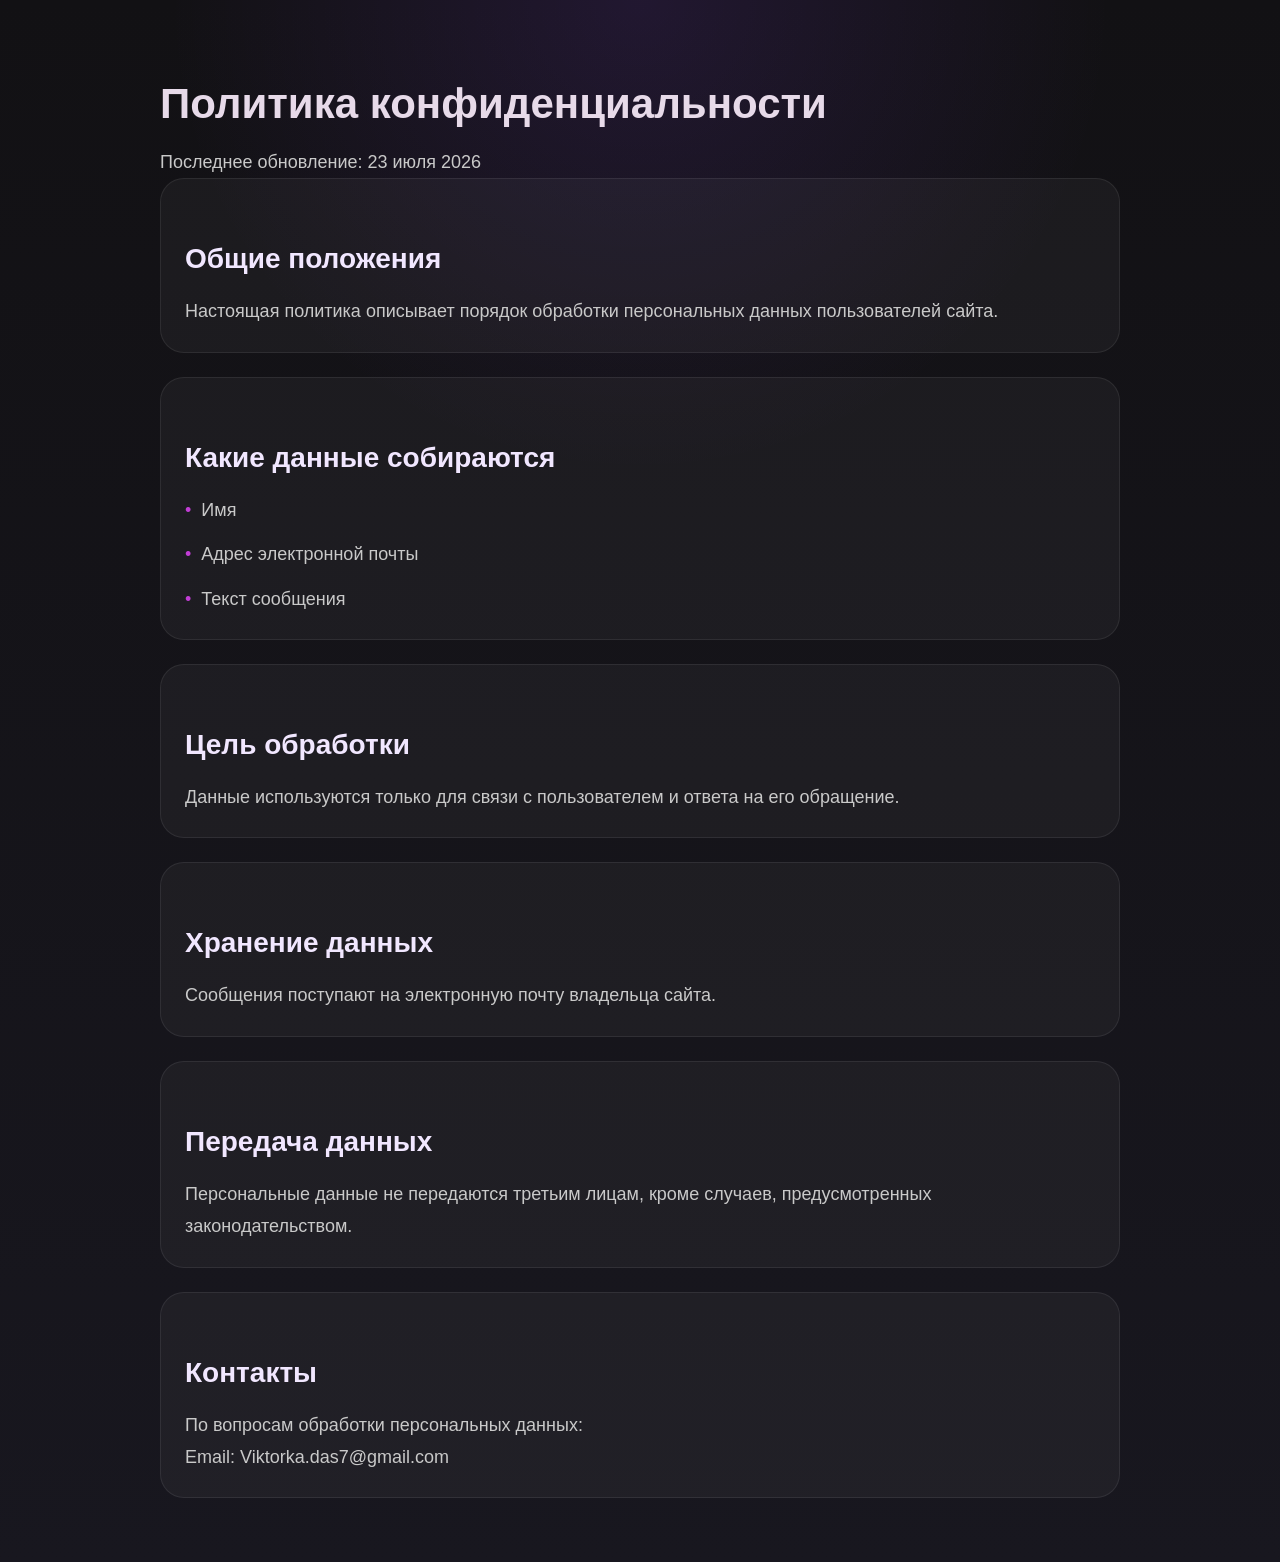
<file: privacy.html>
<!DOCTYPE html>
<html lang="ru">
<head>
    <meta charset="UTF-8">
    <meta name="viewport" content="width=device-width, initial-scale=1.0">
    <title>Политика конфиденциальности</title>
    <link rel="stylesheet" href="styles.css">
</head>
<body>

<main class="content-page">

<h1>Политика конфиденциальности</h1>

<p>
Последнее обновление: 23 июля 2026
</p>

<section>
<h2>Общие положения</h2>

<p>
Настоящая политика описывает порядок обработки персональных данных пользователей сайта.
</p>

</section>


<section>

<h2>Какие данные собираются</h2>

<ul>
<li>Имя</li>
<li>Адрес электронной почты</li>
<li>Текст сообщения</li>
</ul>

</section>


<section>

<h2>Цель обработки</h2>

<p>
Данные используются только для связи с пользователем и ответа на его обращение.
</p>

</section>


<section>

<h2>Хранение данных</h2>

<p>
Сообщения поступают на электронную почту владельца сайта.
</p>

</section>


<section>

<h2>Передача данных</h2>

<p>
Персональные данные не передаются третьим лицам, кроме случаев, предусмотренных законодательством.
</p>

</section>


<section>

<h2>Контакты</h2>

<p>
По вопросам обработки персональных данных:
<br>
Email: Viktorka.das7@gmail.com
</p>

</section>

</main>


</body>
</html>
</file>
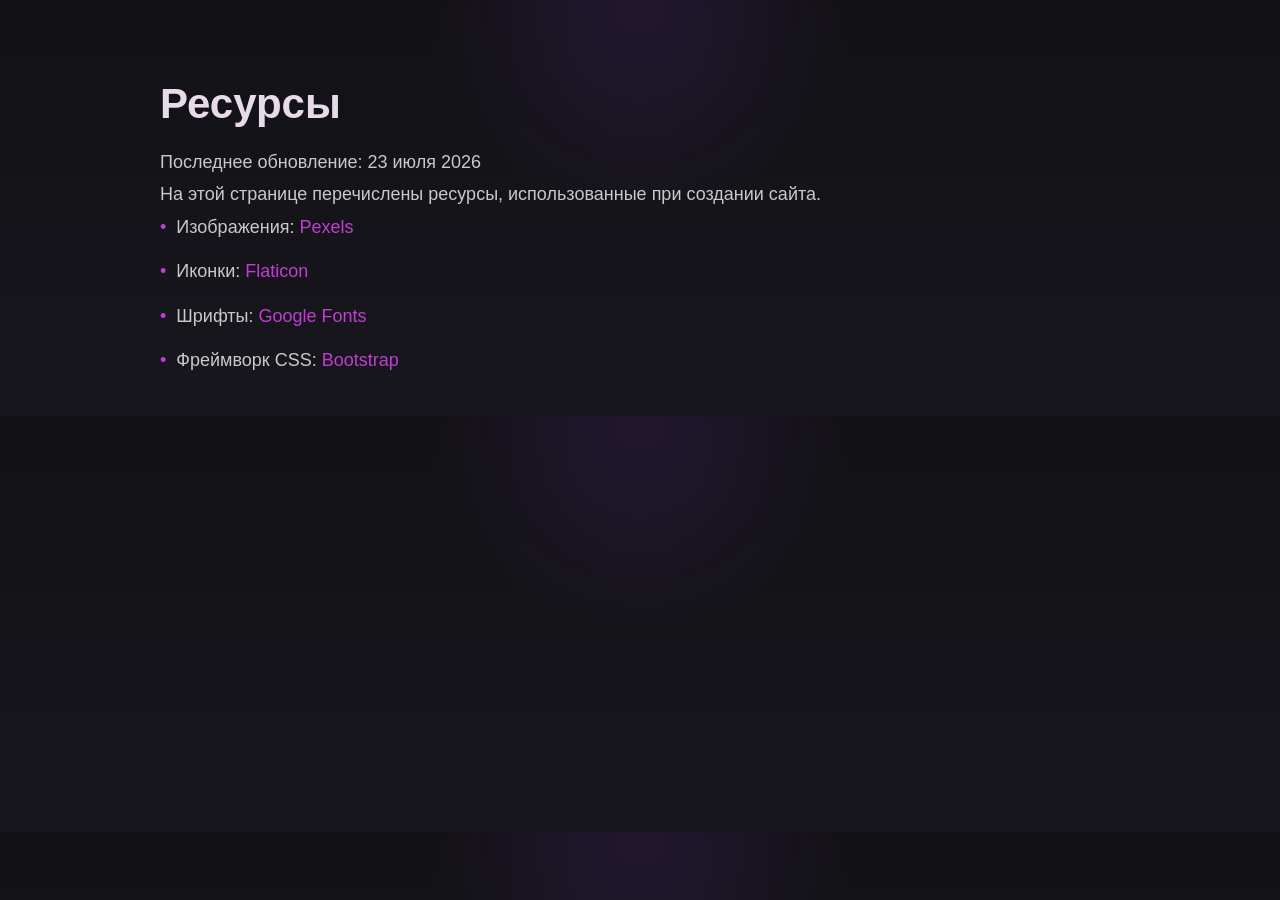
<file: sources.html>
<!DOCTYPE html>
<html lang="ru">        

<head>
    <meta charset="UTF-8">
    <meta name="viewport" content="width=device-width, initial-scale=1.0">
    <title>Ресурсы</title>
    <link rel="stylesheet" href="styles.css">
</head>
<body>
    <main class="content-page">
    <h1>Ресурсы</h1>
    <p>Последнее обновление: 23 июля 2026</p>
    <p>На этой странице перечислены ресурсы, использованные при создании сайта.</p>
    <ul>
        <li>Изображения: <a href="https://www.pexels.com/" target="_blank">Pexels</a></li>
        <li>Иконки: <a href="https://www.flaticon.com/" target="_blank">Flaticon</a></li>
        <li>Шрифты: <a href="https://fonts.google.com/" target="_blank">Google Fonts</a></li>
        <li>Фреймворк CSS: <a href="https://getbootstrap.com/" target="_blank">Bootstrap</a></li>
    </ul>
    </main>
</body>

</html>
</file>
<file: styles.css>
/* ==========================================
                Colors
========================================== */
:root{

--bg:#181818;

--text:#ffffff;

--text-light:#cfcfcf;

--accent:#8e33ff;

--card:#232323;

}

/* ==========================================
                RESET
========================================== */

*{
    margin:0;
    padding:0;
    box-sizing:border-box;
}

html{
    scroll-behavior:smooth;
}

body{
    font-family:Arial, Helvetica, sans-serif;
    background: radial-gradient(circle at top, rgba(145, 69, 255, 0.12), transparent 28%),
                linear-gradient(180deg, #121114 0%, #18171f 100%);
    color:var(--text);
    overflow-x:hidden;
}

img {
    max-width: 100%;
    display: block;
}

a {
    color: inherit;
    text-decoration: none;
}

button,
input,
textarea {
    font: inherit;
}

/* ==========================================
                HEADER
========================================== */

header{
    min-height:100vh;
    background:
        linear-gradient(
            rgba(18, 18, 18, 0.95),
            rgba(28, 20, 38, 0.9)
        );
    padding: 0 20px;
}

.header-inner {
    width: min(1200px, 100%);
    margin: 0 auto;
    display: grid;
    gap: 48px;
}

.container {
    width: min(1200px, 100%);
    margin: 0 auto;
    padding: 0 20px;
}

.content-page {
    max-width: 1000px;
    margin: 0 auto;
    padding: 80px 20px 40px;
}

.content-page h1 {
    font-size: 42px;
    margin-bottom: 18px;
    color: #e7dae9;
}

.content-page h2 {
    margin-top: 40px;
    font-size: 28px;
    color: #f1e7ff;
}

.content-page p,
.content-page li {
    font-size: 18px;
    color: #c9c9c9;
    line-height: 1.8;
}

.content-page ul {
    list-style: none;
    padding-left: 0;
    margin: 0;
    display: grid;
    gap: 12px;
}

.content-page ul li::before {
    content: "•";
    color: #c13dd5;
    margin-right: 10px;
}

.content-page section {
    padding: 24px;
    border-radius: 24px;
    background: rgba(255, 255, 255, 0.04);
    border: 1px solid rgba(255, 255, 255, 0.08);
    margin-bottom: 24px;
}

.content-page a {
    color: #c13dd5;
}

.content-page a:hover {
    color: #d9c3ff;
}

/* ==========================================
              TOP BAR
========================================== */

.top-bar{
    display:flex;
    justify-content:space-between;
    align-items:center;
    padding:25px 0;
}


/* ==========================================
                LOGO
========================================== */

.logo{

    position:relative;

}

.logo::before{

    content:"";

    position:absolute;

    inset:-12px;

    background:white;

    filter:blur(35px);

    opacity:.18;

    z-index:-1;

}

.logo img{

    height:70px;

    display:block;

    border-radius:40%;

}


/* ==========================================
              NAVIGATION
========================================== */

.navigation{
    display:flex;
    align-items:center;
    gap: 12px;
}

.navigation a{
    text-decoration:none;
    color:white;
    padding:0 20px;
    font-size:17px;
    transition:.3s;
}

.navigation a:not(:last-child){
    border-right:1px solid rgba(255,255,255,.18);
}

.navigation a:hover{
    color:#d9c3ff;
}


/* ==========================================
                HERO
========================================== */

.hero{
    display:grid;
    grid-template-columns:1fr 500px;
    align-items:center;
    gap:60px;
    padding:70px 0 40px;
    width: min(1120px, 100%);
    margin: 0 auto;
}


/* ==========================================
            HERO LEFT
========================================== */

.hero-content{

    display:flex;

    flex-direction:column;

    gap:45px;

}


.hero-text{

    display:flex;

    flex-direction:column;

    gap:20px;

}


.hero-text h1{
    font-size:72px;
    line-height:1.02;
    letter-spacing:-2px;
    max-width: 740px;
}

.profession{
    font-size:24px;
    color:#d6d6d6;
}

.description{
    font-size:20px;
    color:#c9c9c9;
    max-width:680px;
    line-height:1.7;
}


/* ==========================================
                BUTTONS
========================================== */

.hero-buttons{

    display:flex;

    gap:20px;

}

.hero-buttons a{
    display: inline-flex;
    align-items: center;
    justify-content: center;
    text-decoration:none;
    color:white;
    padding:15px 32px;
    border-radius:14px;
    transition:.35s;
}


.primary{

    background:#9018a3;

}

.primary:hover{

    transform:translateY(-4px);

    box-shadow:
    0 10px 35px rgba(209, 60, 255, 0.45);

}


.secondary{

    border:1px solid rgba(255,255,255,.25);

    backdrop-filter:blur(10px);

}

.secondary:hover{

    background:rgba(255,255,255,.08);

}


/* ==========================================
                PHOTO
========================================== */

.hero-photo{

    display:flex;

    justify-content:center;

    align-items:center;

    position:relative;

}


/* красивое свечение */

.hero-photo::before{

    content:"";

    position:absolute;

    width:600px;

    height:600px;

    border-radius:50%;

    background:

    radial-gradient(

    circle,

    rgba(123,97,255,.9),

    rgba(101, 70, 254, 0.15),

    transparent

    );

    filter:blur(70px);

    z-index:-1;

}


/* фотография */

.hero-photo img{
    width:600px;
    max-width: 100%;
    aspect-ratio: 1 / 1;
    object-fit: cover;
    border-radius:50%;
    border:5px solid rgba(255,255,255,.08);
    box-shadow: 0 25px 80px rgba(0,0,0,.45);
    transition:.4s;
}
.hero-photo img:hover{

    transform:scale(1.03);

}


/* ==========================================
                MOBILE
========================================== */

@media(max-width:1100px){

    .hero{

        grid-template-columns:1fr;

        text-align:center;

    }

    .hero-content{

        align-items:center;

    }

    .hero-buttons{

        justify-content:center;

    }

    .hero-text h1{

        font-size:58px;

    }

    .top-bar{

        flex-direction:column;

        gap:25px;

    }

    .navigation{
        flex-wrap:wrap;
        justify-content:center;
    }

    .navigation a:not(:last-child){
        border-right: none;
    }

    .hero-photo{

        order:-1;

    }

    .hero-photo img{

        width:430px;

        height:430px;

    }

}

/* ==========================================
                MAIN PART
========================================== */

main {
    margin: 0 auto;
    padding: 80px 20px 40px;
}

h2 {
    font-size: 42px;
    color: #e7dae9;
    margin-bottom: 20px;
}

p {
    font-size: 18px;
    color: #c9c9c9;
    line-height: 1.8;
}

.info {
    display: grid;
    grid-template-columns: 1.4fr 1fr;
    gap: 40px;
    align-items: flex-start;
    margin-bottom: 60px;
}

.info-text p {
    margin-bottom: 18px;
}

.info-cards {
    display: grid;
    gap: 20px;
}

.info-card {
    padding: 28px 22px;
    border-radius: 24px;
    background: rgba(255, 255, 255, 0.06);
    border: 1px solid rgba(255, 255, 255, 0.08);
}

.info-card span {
    display: block;
    font-size: 32px;
    font-weight: 700;
    color: #fff;
    margin-bottom: 8px;
}

.skills-section {
    margin-bottom: 60px;
}

.skills-list {
    display: grid;
    grid-template-columns: repeat(3, minmax(140px, 1fr));
    gap: 20px;
    padding: 0;
}

.skills-list li {
    list-style: none;
    display: flex;
    align-items: center;
    justify-content: center;
    min-height: 90px;
    border-radius: 18px;
    background: rgba(255, 255, 255, 0.06);
    border: 1px solid rgba(255, 255, 255, 0.08);
    color: #fff;
    font-weight: 600;
}

.projects-section {
    margin-bottom: 60px;
}

.projects-grid {
    display: grid;
    grid-template-columns: repeat(2, minmax(0, 1fr));
    gap: 24px;
}

.project-card {
    padding: 24px;
    border-radius: 28px;
    background: rgba(255, 255, 255, 0.05);
    border: 1px solid rgba(255, 255, 255, 0.08);
}

.project-card h3 {
    font-size: 26px;
    margin: 18px 0 12px;
    color: #fff;
}

.project-card p {
    margin: 0;
}

.project-preview {
    min-height: 180px;
    border-radius: 20px;
    background: linear-gradient(135deg, rgba(145, 69, 255, 0.16), rgba(45, 26, 85, 0.8));
}

.services-section {
    margin-bottom: 60px;
}

.services-grid {
    display: grid;
    grid-template-columns: 1.1fr 1fr;
    gap: 30px;
    align-items: center;
}

.service-visual img {
    width: 100%;
    height: auto;
    display: block;
    border-radius: 30px;
    object-fit: cover;
    border: 1px solid rgba(255, 255, 255, 0.08);
}

.service-list {
    display: grid;
    gap: 18px;
}

.service-card {
    padding: 24px;
    border-radius: 24px;
    background: rgba(255, 255, 255, 0.06);
    border: 1px solid rgba(255, 255, 255, 0.08);
}

.service-card h3 {
    margin-bottom: 10px;
}

.review-section {
    margin-bottom: 60px;
}

.review-card {
    max-width: 900px;
    padding: 32px 34px;
    border-radius: 28px;
    background: rgba(255, 255, 255, 0.06);
    border: 1px solid rgba(255, 255, 255, 0.08);
}

.review-card p {
    font-size: 20px;
    margin-bottom: 16px;
}

.review-card span {
    display: block;
    color: #d6c1ff;
    font-weight: 600;
}

.contact-section {
    display: grid;
    grid-template-columns: 1fr 1fr;
    gap: 40px;
    align-items: start;
    padding: 40px;
    border-radius: 32px;
    background: rgba(255, 255, 255, 0.04);
    border: 1px solid rgba(255, 255, 255, 0.08);
}

.contact-copy {
    max-width: 520px;
}

.contact-copy p {
    margin-top: 12px;
}

form {
    display: grid;
    gap: 18px;
}

form label {
    color: #dcd6e2;
    font-size: 15px;
    font-weight: 600;
}

.privacy-consent {
    display: flex;
    align-items: center;
}

.checkbox-label {
    display: inline-flex;
    align-items: center;
    gap: 10px;
    color: #dcd6e2;
    font-size: 15px;
    font-weight: 600;
    cursor: pointer;
    white-space: nowrap;
}

.checkbox-label input[type="checkbox"] {
    width: 18px;
    height: 18px;
    accent-color: #c13dd5;
    margin: 0;
}

.checkbox-label a {
    color: #c13dd5;
}

.checkbox-label a:hover {
    color: #d9c3ff;
}

form input,
form textarea {
    width: 100%;
    padding: 16px 18px;
    border-radius: 16px;
    border: 1px solid rgba(255, 255, 255, 0.1);
    background: rgba(255, 255, 255, 0.06);
    color: #fff;
    resize: vertical;
}

form textarea {
    min-height: 160px;
}

form button {
    margin-top: 6px;
    padding: 16px 24px;
    border-radius: 16px;
    border: none;
    background: #c13dd5;
    color: #fff;
    font-size: 16px;
    font-weight: 600;
    cursor: pointer;
}

footer {
    display: flex;
    flex-wrap: wrap;
    justify-content: space-between;
    gap: 24px;
    padding: 40px 0;
    text-align: left;
    background: rgba(255, 255, 255, 0.05);
    color: #fff;
}

footer section {
    min-width: 220px;
}

@media (max-width: 1100px) {
    main {
        padding: 60px 18px 30px;
    }

    .content-page {
        padding: 70px 15px 30px;
    }

    .hero {
        grid-template-columns: 1fr;
        text-align: center;
    }

    .hero-content {
        align-items: center;
    }

    .hero-buttons {
        justify-content: center;
    }

    .hero-text h1 {
        font-size: 58px;
    }

    .top-bar {
        flex-direction: column;
        gap: 25px;
        padding: 25px 40px;
    }

    .navigation {
        flex-wrap: wrap;
        justify-content: center;
    }

    .hero-photo {
        order: -1;
    }

    .hero-photo img {
        width: 430px;
        height: 430px;
    }

    .info,
    .services-grid,
    .contact-section {
        grid-template-columns: 1fr;
    }

    .skills-list {
        grid-template-columns: repeat(2, minmax(140px, 1fr));
    }

    .projects-grid {
        grid-template-columns: 1fr;
    }
}

@media (max-width: 750px) {
    .top-bar {
        padding: 20px 24px;
    }

    .hero {
        padding: 40px 24px;
        gap: 35px;
    }

    .hero-text h1 {
        font-size: 48px;
    }

    .hero-buttons a {
        width: 100%;
        text-align: center;
    }

    .hero-photo img {
        width: 320px;
        height: 320px;
    }

    .info,
    .services-grid,
    .contact-section {
        padding: 0;
    }

    .skills-list {
        grid-template-columns: 1fr;
    }

    .info-cards,
    .projects-grid,
    .service-list,
    .contact-section,
    .review-card {
        width: 100%;
    }
}

/* ==========================================
                FOOTER
========================================== */

footer {
    display: flex;
    justify-content: center;
    gap: 120px;

    padding: 60px 10%;
    margin-top: 80px;

    background-color: #111;
    border-top: 1px solid #2a2a2a;
}

footer section {
    display: flex;
    flex-direction: column;
    gap: 15px;
}

footer h2 {
    font-size: 1.2rem;
    color: #fff;
    margin-bottom: 10px;
}

footer a {
    color: #bfbfbf;
    text-decoration: none;
    transition: color .25s ease,
                transform .25s ease;
}

footer a:hover {
    color: #ffffff;
    transform: translateX(5px);
}

/* ==========================================
                icons
========================================== */

.socials {
    display: flex;
    gap: 18px;
}

.socials a {
    width: 42px;
    height: 42px;

    display: flex;
    justify-content: center;
    align-items: center;

    border-radius: 12px;
    background: #cccccc;

    transition: .25s;
}

.socials img {
    width: 22px;
    height: 22px;
}

.socials a:hover {
    transform: translateY(-4px);
    background: #2b2b2b;
}

.socials a:hover {
    box-shadow: 0 0 20px rgba(255,255,255,.15);
}

.socials a {
    background: rgba(255,255,255,.05);
    backdrop-filter: blur(10px);
    border: 1px solid rgba(255,255,255,.08);
}

#gh{
    background: #ffffff;
    border: 50%;
}
</file>
